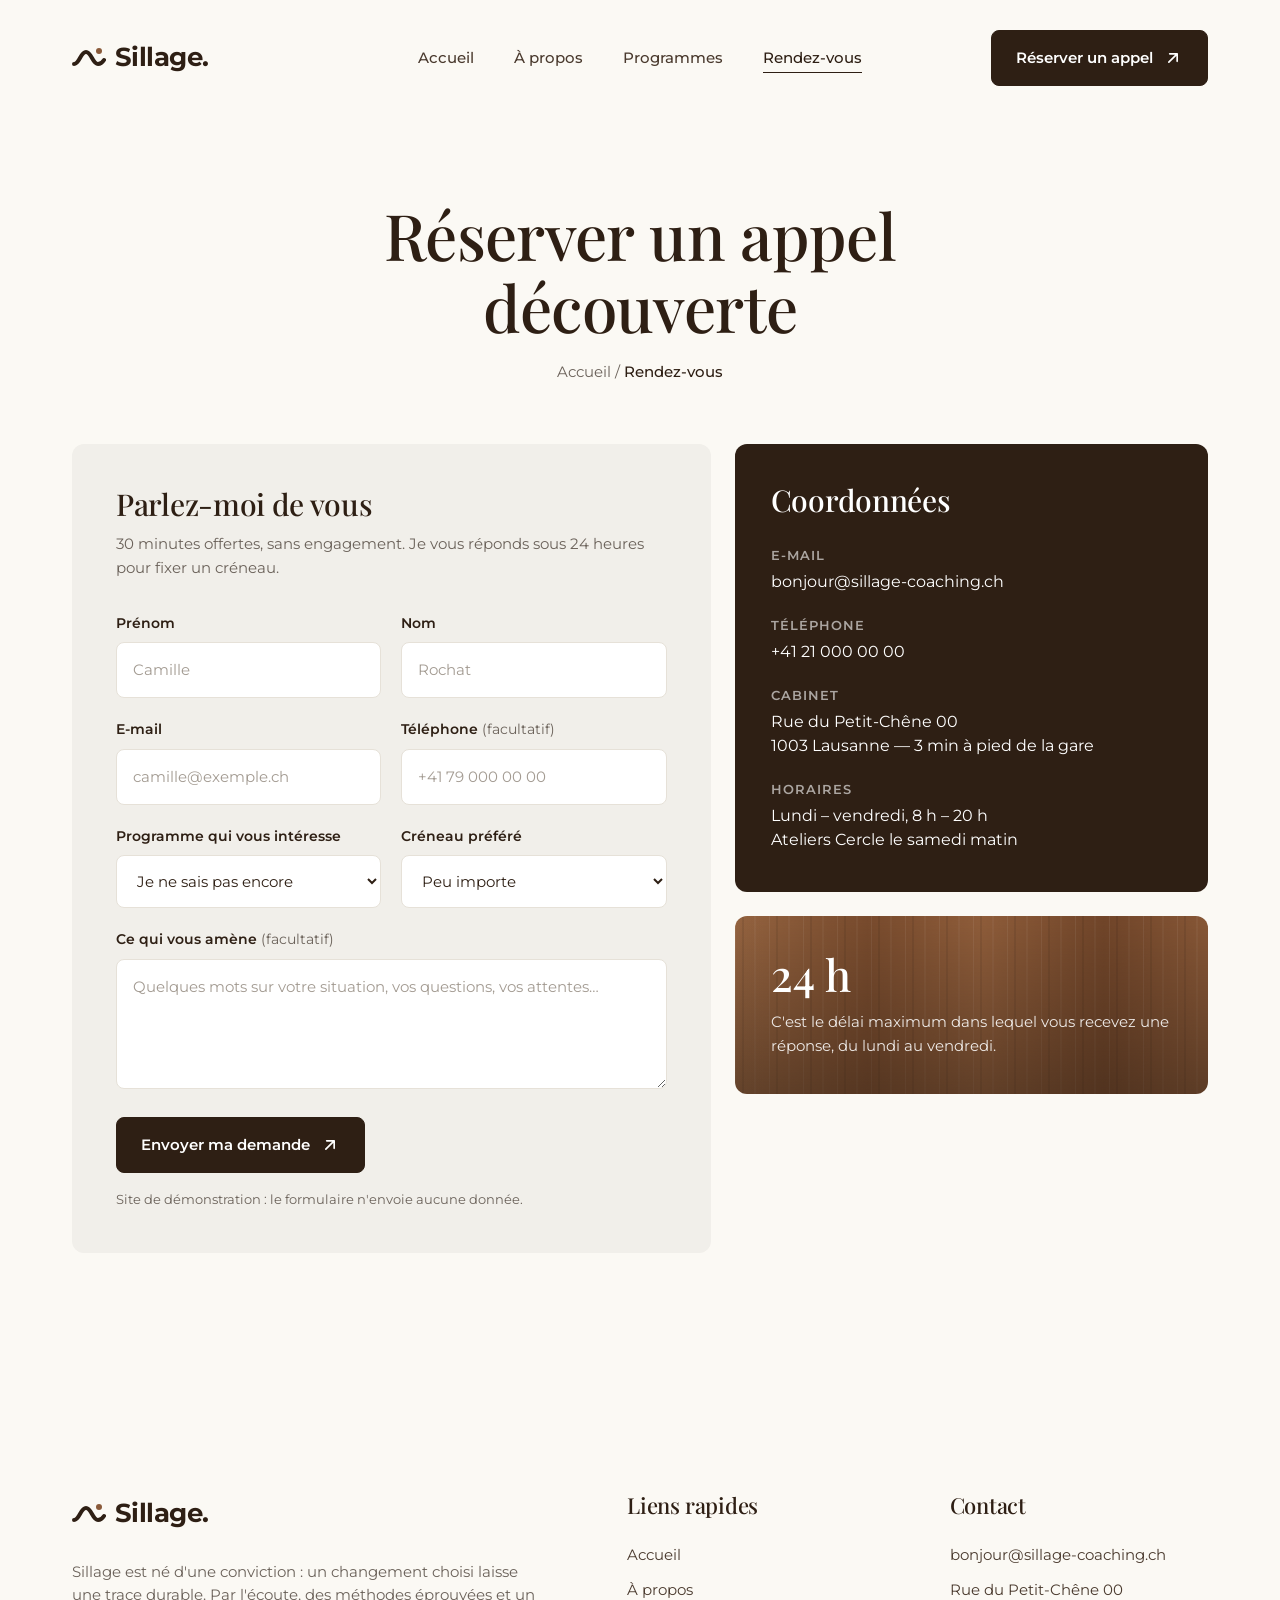
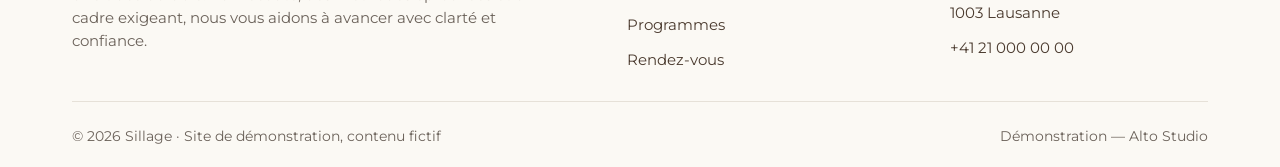
<file: rendez-vous.html>
<!DOCTYPE html>
<html lang="fr">

<head>
  <meta charset="UTF-8">
  <meta name="viewport" content="width=device-width, initial-scale=1.0">
  <title>Réserver un appel découverte — Sillage.</title>
  <meta name="description"
    content="Réservez un appel découverte gratuit de 30 minutes avec Inès Vautier, coach certifiée ICF à Lausanne et en visio.">
  <meta property="og:title" content="Réserver un appel découverte — Sillage.">
  <meta property="og:description" content="30 minutes offertes, sans engagement, pour parler de votre situation.">
  <meta property="og:type" content="website">
  <link rel="icon" href="assets/img/favicon.svg" type="image/svg+xml">
  <link rel="preconnect" href="https://fonts.googleapis.com">
  <link rel="preconnect" href="https://fonts.gstatic.com" crossorigin>
  <link
    href="https://fonts.googleapis.com/css2?family=Montserrat:wght@400;500;600;700&family=Playfair+Display:ital,wght@0,500;1,500&display=swap"
    rel="stylesheet">
  <link rel="stylesheet" href="assets/css/style.css">
  <script>document.documentElement.classList.add('js');</script>
</head>

<body>
  <a class="skip" href="#contenu">Aller au contenu</a>

  <header class="header">
    <div class="container nav">
      <a href="index.html" class="logo" aria-label="Sillage, accueil">
        <img src="assets/img/logo.svg" alt="" width="34" height="24">Sillage.
      </a>
      <nav aria-label="Navigation principale">
        <ul class="nav-links" id="menu">
          <li><a href="index.html">Accueil</a></li>
          <li><a href="a-propos.html">À propos</a></li>
          <li><a href="programmes.html">Programmes</a></li>
          <li><a href="rendez-vous.html" aria-current="page">Rendez-vous</a></li>
          <li class="nav-links-cta"><a href="rendez-vous.html" class="btn">Réserver un appel <span class="arr"
                aria-hidden="true"></span></a></li>
        </ul>
      </nav>
      <a href="rendez-vous.html" class="btn nav-cta">Réserver un appel <span class="arr" aria-hidden="true"></span></a>
      <button class="burger" type="button" aria-label="Ouvrir le menu" aria-expanded="false"
        aria-controls="menu"><span></span></button>
    </div>
  </header>

  <main id="contenu">

    <section class="page-head">
      <div class="container">
        <h1>Réserver un appel découverte</h1>
        <p class="crumb"><a href="index.html">Accueil</a> / <span>Rendez-vous</span></p>
      </div>
    </section>

    <section class="section section--tight">
      <div class="container booking">

        <form class="form rev" id="rdv-form">
          <h2>Parlez-moi de vous</h2>
          <p>30 minutes offertes, sans engagement. Je vous réponds sous 24 heures pour fixer un créneau.</p>
          <div class="fields">
            <div class="field">
              <label for="prenom">Prénom</label>
              <input id="prenom" name="prenom" type="text" autocomplete="given-name" placeholder="Camille" required>
            </div>
            <div class="field">
              <label for="nom">Nom</label>
              <input id="nom" name="nom" type="text" autocomplete="family-name" placeholder="Rochat" required>
            </div>
            <div class="field">
              <label for="email">E-mail</label>
              <input id="email" name="email" type="email" autocomplete="email" placeholder="camille@exemple.ch"
                required>
            </div>
            <div class="field">
              <label for="tel">Téléphone <span style="font-weight:400;color:var(--muted)">(facultatif)</span></label>
              <input id="tel" name="tel" type="tel" autocomplete="tel" placeholder="+41 79 000 00 00">
            </div>
            <div class="field">
              <label for="programme">Programme qui vous intéresse</label>
              <select id="programme" name="programme">
                <option value="">Je ne sais pas encore</option>
                <option value="cap-clarte">Cap Clarté — le bilan</option>
                <option value="elan">Élan — le suivi sur 3 mois</option>
                <option value="equilibre">Équilibre — vie pro &amp; perso</option>
                <option value="cercle">Cercle — l'atelier collectif</option>
              </select>
            </div>
            <div class="field">
              <label for="creneau">Créneau préféré</label>
              <select id="creneau" name="creneau">
                <option>Peu importe</option>
                <option>En matinée (8 h – 12 h)</option>
                <option>À midi (12 h – 14 h)</option>
                <option>L'après-midi (14 h – 18 h)</option>
                <option>En soirée (18 h – 20 h)</option>
              </select>
            </div>
            <div class="field field--full">
              <label for="message">Ce qui vous amène <span
                  style="font-weight:400;color:var(--muted)">(facultatif)</span></label>
              <textarea id="message" name="message"
                placeholder="Quelques mots sur votre situation, vos questions, vos attentes…"></textarea>
            </div>
          </div>
          <button type="submit" class="btn">Envoyer ma demande <span class="arr" aria-hidden="true"></span></button>
          <p class="form-note">Site de démonstration : le formulaire n'envoie aucune donnée.</p>
          <p class="form-ok" role="status" tabindex="-1"></p>
        </form>

        <aside class="info">
          <div class="info-card rev d1">
            <h2>Coordonnées</h2>
            <dl>
              <div>
                <dt>E-mail</dt>
                <dd>bonjour@sillage-coaching.ch</dd>
              </div>
              <div>
                <dt>Téléphone</dt>
                <dd>+41 21 000 00 00</dd>
              </div>
              <div>
                <dt>Cabinet</dt>
                <dd>Rue du Petit-Chêne 00<br>1003 Lausanne — 3 min à pied de la gare</dd>
              </div>
              <div>
                <dt>Horaires</dt>
                <dd>Lundi – vendredi, 8 h – 20 h<br>Ateliers Cercle le samedi matin</dd>
              </div>
            </dl>
          </div>
          <div class="info-wood wood rev d2">
            <strong>24 h</strong>
            <p>C'est le délai maximum dans lequel vous recevez une réponse, du lundi au vendredi.</p>
          </div>
        </aside>

      </div>
    </section>

  </main>

  <footer class="footer">
    <div class="container">
      <div class="footer-top">
        <div>
          <a href="index.html" class="logo" aria-label="Sillage, accueil">
            <img src="assets/img/logo.svg" alt="" width="34" height="24">Sillage.
          </a>
          <p>Sillage est né d'une conviction : un changement choisi laisse une trace durable. Par l'écoute, des
            méthodes éprouvées et un cadre exigeant, nous vous aidons à avancer avec clarté et confiance.</p>
        </div>
        <div>
          <h2>Liens rapides</h2>
          <ul>
            <li><a href="index.html">Accueil</a></li>
            <li><a href="a-propos.html">À propos</a></li>
            <li><a href="programmes.html">Programmes</a></li>
            <li><a href="rendez-vous.html">Rendez-vous</a></li>
          </ul>
        </div>
        <div>
          <h2>Contact</h2>
          <ul>
            <li>bonjour@sillage-coaching.ch</li>
            <li>Rue du Petit-Chêne 00<br>1003 Lausanne</li>
            <li>+41 21 000 00 00</li>
          </ul>
        </div>
      </div>
      <div class="footer-bot">
        <p>© 2026 Sillage · Site de démonstration, contenu fictif</p>
        <p>Démonstration — Alto Studio</p>
      </div>
    </div>
  </footer>

  <script src="assets/js/main.js"></script>
</body>

</html>
</file>
<file: assets/css/style.css>
/* Sillage. — démo Alto Studio */

:root {
  --bg: #fbf9f4;
  --surface: #f1efea;
  --card: #ffffff;
  --ink: #2e1f14;
  --ink-soft: #4a3a2e;
  --muted: #6b625a;
  --line: #e6e1d8;
  --wood: #8a5a3a;
  --wood-d: #6d4429;
  --serif: 'Playfair Display', Georgia, serif;
  --sans: 'Montserrat', system-ui, -apple-system, 'Segoe UI', sans-serif;
  --r-sm: 8px;
  --r: 12px;
  --r-lg: 16px;
  --gutter: 72px;
  --max: 1296px;
  --section: 150px;
}

*,
*::before,
*::after {
  box-sizing: border-box;
  margin: 0;
  padding: 0;
}

html {
  scroll-behavior: smooth;
  -webkit-text-size-adjust: 100%;
}

body {
  font-family: var(--sans);
  font-size: 16px;
  line-height: 1.6;
  color: var(--ink);
  background: var(--bg);
  overflow-x: hidden;
  -webkit-font-smoothing: antialiased;
}

img {
  display: block;
  max-width: 100%;
  height: auto;
}

a {
  color: inherit;
  text-decoration: none;
}

ul,
ol {
  list-style: none;
}

button,
input,
select,
textarea {
  font: inherit;
  color: inherit;
}

:focus-visible {
  outline: 2px solid var(--wood);
  outline-offset: 3px;
  border-radius: 4px;
}

h1,
h2,
h3 {
  font-family: var(--serif);
  font-weight: 500;
  line-height: 1.12;
  letter-spacing: -.01em;
}

.container {
  width: 100%;
  max-width: calc(var(--max) + var(--gutter) * 2);
  margin: 0 auto;
  padding: 0 var(--gutter);
}

.skip {
  position: absolute;
  left: -9999px;
  top: 8px;
  z-index: 500;
  background: var(--ink);
  color: #fff;
  padding: 10px 16px;
  border-radius: var(--r-sm);
}

.skip:focus {
  left: 8px;
}

/* ---------- Boutons, pills ---------- */

.btn {
  display: inline-flex;
  align-items: center;
  gap: 10px;
  padding: 17px 24px;
  background: var(--ink);
  color: #fff;
  font-size: 15px;
  font-weight: 600;
  line-height: 1.3;
  border: 1px solid var(--ink);
  border-radius: var(--r-sm);
  cursor: pointer;
  transition: background .25s, color .25s, transform .25s;
  white-space: nowrap;
}

.btn:hover {
  background: var(--ink-soft);
  transform: translateY(-2px);
}

.btn--light {
  background: #fff;
  color: var(--ink);
  border-color: #fff;
}

.btn--light:hover {
  background: var(--bg);
}

.arr {
  display: inline-block;
  width: 20px;
  height: 20px;
  flex-shrink: 0;
  background: currentColor;
  -webkit-mask: url("data:image/svg+xml,%3Csvg xmlns='http://www.w3.org/2000/svg' viewBox='0 0 24 24' fill='none' stroke='%23000' stroke-width='2' stroke-linecap='round' stroke-linejoin='round'%3E%3Cpath d='M7 17 17 7M8 7h9v9'/%3E%3C/svg%3E") center / contain no-repeat;
  mask: url("data:image/svg+xml,%3Csvg xmlns='http://www.w3.org/2000/svg' viewBox='0 0 24 24' fill='none' stroke='%23000' stroke-width='2' stroke-linecap='round' stroke-linejoin='round'%3E%3Cpath d='M7 17 17 7M8 7h9v9'/%3E%3C/svg%3E") center / contain no-repeat;
  transition: transform .25s;
}

.btn:hover .arr,
a:hover > .dot .arr {
  transform: translate(2px, -2px);
}

.pill {
  display: inline-block;
  padding: 9px 17px;
  font-size: 13px;
  font-weight: 500;
  line-height: 1.4;
  color: var(--ink-soft);
  background: var(--bg);
  border: 1px solid var(--line);
  border-radius: 100px;
}

.dot {
  display: inline-flex;
  align-items: center;
  justify-content: center;
  width: 40px;
  height: 40px;
  flex-shrink: 0;
  border-radius: 50%;
  background: var(--ink);
  color: #fff;
}

.dot .arr {
  width: 18px;
  height: 18px;
}

/* ---------- Navigation ---------- */

.header {
  position: sticky;
  top: 0;
  z-index: 200;
  background: rgba(251, 249, 244, 0);
  border-bottom: 1px solid transparent;
  transition: background .3s, border-color .3s;
}

.header.solid {
  background: rgba(251, 249, 244, .92);
  -webkit-backdrop-filter: blur(16px);
  backdrop-filter: blur(16px);
  border-bottom-color: var(--line);
}

.nav {
  display: grid;
  grid-template-columns: 1fr auto 1fr;
  align-items: center;
  gap: 24px;
  padding-top: 30px;
  padding-bottom: 30px;
  transition: padding .3s;
}

.header.solid .nav {
  padding-top: 16px;
  padding-bottom: 16px;
}

.logo {
  display: inline-flex;
  align-items: center;
  gap: 9px;
  justify-self: start;
  font-family: var(--sans);
  font-size: 26px;
  font-weight: 700;
  letter-spacing: -.02em;
  color: var(--ink);
}

.logo img {
  width: 34px;
  height: 24px;
}

.nav-links {
  display: flex;
  gap: 40px;
}

.nav-links a {
  position: relative;
  font-size: 15px;
  font-weight: 500;
  color: var(--ink-soft);
  padding: 6px 0;
}

.nav-links a::after {
  content: '';
  position: absolute;
  left: 0;
  right: 0;
  bottom: 0;
  height: 1.5px;
  background: var(--ink);
  transform: scaleX(0);
  transform-origin: left;
  transition: transform .25s;
}

.nav-links a:hover::after,
.nav-links a[aria-current="page"]::after {
  transform: scaleX(1);
}

.nav-links a[aria-current="page"] {
  color: var(--ink);
}

.nav-cta {
  justify-self: end;
}

.burger {
  display: none;
  justify-self: end;
  width: 46px;
  height: 46px;
  border: 1px solid var(--line);
  border-radius: var(--r-sm);
  background: var(--card);
  cursor: pointer;
  position: relative;
}

.burger span,
.burger span::before,
.burger span::after {
  content: '';
  position: absolute;
  left: 50%;
  width: 18px;
  height: 2px;
  margin-left: -9px;
  background: var(--ink);
  border-radius: 2px;
  transition: transform .25s, opacity .25s;
}

.burger span {
  top: 50%;
  margin-top: -1px;
}

.burger span::before {
  top: -6px;
}

.burger span::after {
  top: 6px;
}

.nav-open .burger span {
  background: transparent;
}

.nav-open .burger span::before {
  transform: translateY(6px) rotate(45deg);
}

.nav-open .burger span::after {
  transform: translateY(-6px) rotate(-45deg);
}

/* ---------- Hero ---------- */

.hero {
  padding: 100px 0 64px;
  text-align: center;
}

.hero h1 {
  font-size: clamp(38px, 5.6vw, 80px);
  line-height: 1.08;
  max-width: 1040px;
  text-wrap: balance;
  margin: 0 auto 26px;
}

.hero p {
  max-width: 640px;
  margin: 0 auto 30px;
  color: var(--muted);
  font-size: 16px;
}

.bento {
  display: grid;
  grid-template-columns: 345fr 566fr 345fr;
  gap: 20px;
  min-height: 395px;
  margin-bottom: var(--section);
}

.bento > * {
  border-radius: var(--r);
  overflow: hidden;
}

.wood {
  color: #fff;
  background-color: var(--wood);
  background-image:
    linear-gradient(180deg, rgba(46, 31, 20, .05) 0%, rgba(46, 31, 20, .5) 100%),
    repeating-linear-gradient(90deg, rgba(255, 255, 255, .07) 0 1px, transparent 1px 7px, rgba(0, 0, 0, .08) 7px 9px, transparent 9px 19px, rgba(255, 255, 255, .04) 19px 21px, transparent 21px 34px),
    linear-gradient(90deg, #9a6742 0%, #7c4d2e 28%, #94603c 52%, #74472a 78%, #8c5a38 100%);
}

.bento-stat {
  display: flex;
  flex-direction: column;
  justify-content: space-between;
  padding: 32px 35px;
}

.bento-stat strong {
  font-family: var(--serif);
  font-size: 80px;
  font-weight: 500;
  line-height: 1;
}

.bento-stat h2 {
  font-size: 22px;
  margin-bottom: 12px;
}

.bento-stat p {
  font-size: 15px;
  color: rgba(255, 255, 255, .85);
  max-width: 270px;
}

.bento-photo {
  position: relative;
  background: var(--surface);
}

.bento-photo img {
  position: absolute;
  inset: 0;
  width: 100%;
  height: 100%;
  object-fit: cover;
  object-position: 50% 22%;
}

.bento-side {
  display: grid;
  grid-template-rows: 1fr 1fr;
  gap: 20px;
  overflow: visible;
  border-radius: 0;
}

.bento-side > * {
  border-radius: var(--r);
}

.bento-clients {
  display: flex;
  flex-direction: column;
  align-items: center;
  justify-content: center;
  gap: 18px;
  padding: 24px;
  text-align: center;
  background: var(--surface);
  font-size: 15px;
  font-weight: 500;
  line-height: 1.4;
}

.bento-clients p {
  max-width: 220px;
}

.avatars {
  display: flex;
}

.avatars img {
  width: 46px;
  height: 46px;
  border-radius: 50%;
  object-fit: cover;
  border: 2px solid var(--surface);
  margin-left: -10px;
}

.avatars img:first-child {
  margin-left: 0;
}

.bento-quote {
  display: flex;
  flex-direction: column;
  justify-content: space-between;
  gap: 20px;
  padding: 22px 20px;
  background: var(--ink);
  color: #fff;
}

.bento-quote blockquote {
  font-size: 14.5px;
  font-weight: 600;
  line-height: 1.45;
}

.who {
  display: flex;
  align-items: center;
  gap: 14px;
}

.who img {
  width: 46px;
  height: 46px;
  border-radius: 50%;
  object-fit: cover;
  flex-shrink: 0;
}

.who b {
  display: block;
  font-family: var(--serif);
  font-size: 17px;
  font-weight: 500;
  line-height: 1.3;
}

.who span {
  display: block;
  font-size: 13px;
  opacity: .75;
}

/* ---------- Sections ---------- */

.section {
  padding: var(--section) 0;
}

.section--alt {
  background: var(--surface);
}

.section--tight {
  padding-top: 0;
}

.section-head {
  text-align: center;
  max-width: 660px;
  margin: 0 auto 50px;
}

.section-head h2 {
  font-size: clamp(30px, 3.4vw, 48px);
  margin-top: 26px;
}

.section-head p {
  margin-top: 18px;
  color: var(--muted);
}

.section-head--left {
  text-align: left;
  margin-left: 0;
}

/* ---------- Programmes ---------- */

.prog-grid {
  display: grid;
  grid-template-columns: repeat(3, 1fr);
  gap: 24px;
}

.prog {
  display: flex;
  flex-direction: column;
  padding: 12px;
  background: var(--card);
  border: 1px solid var(--line);
  border-radius: var(--r);
  transition: transform .3s, box-shadow .3s;
}

.prog:hover {
  transform: translateY(-6px);
  box-shadow: 0 24px 48px rgba(46, 31, 20, .08);
}

.prog-img {
  aspect-ratio: 392 / 260;
  border-radius: var(--r-sm);
  overflow: hidden;
  background: var(--surface);
}

.prog-img img {
  width: 100%;
  height: 100%;
  object-fit: cover;
  transition: transform .6s ease;
}

.prog:hover .prog-img img {
  transform: scale(1.05);
}

.prog-body {
  display: flex;
  flex-direction: column;
  flex: 1;
  padding: 22px 10px 8px;
}

.prog h3 {
  font-size: 22px;
  margin-bottom: 8px;
}

.prog-meta {
  font-size: 14px;
  color: var(--muted);
}

.prog-desc {
  margin-top: 14px;
  font-size: 15px;
  color: var(--muted);
}

.prog-list {
  margin-top: 16px;
  display: grid;
  gap: 8px;
  font-size: 14.5px;
  color: var(--ink-soft);
}

.prog-list li {
  position: relative;
  padding-left: 22px;
}

.prog-list li::before {
  content: '';
  position: absolute;
  left: 0;
  top: .62em;
  width: 10px;
  height: 1.5px;
  background: var(--wood);
}

.prog-foot {
  display: flex;
  align-items: center;
  justify-content: space-between;
  gap: 12px;
  margin-top: auto;
  padding-top: 26px;
}

.price {
  font-size: 20px;
  font-weight: 600;
}

.price small {
  font-size: 14px;
  font-weight: 400;
  color: var(--muted);
}

.prog-grid--detail {
  grid-template-columns: repeat(2, 1fr);
}

.prog-grid--detail .prog {
  scroll-margin-top: 110px;
}

.prog-grid--detail .prog-img {
  aspect-ratio: 600 / 300;
}

/* ---------- Valeurs ---------- */

.values {
  display: grid;
  gap: 24px;
}

.value {
  display: grid;
  grid-template-columns: 1fr 280px 1fr;
  align-items: center;
  gap: 40px;
  padding: 44px 52px;
  background: var(--surface);
  border-radius: var(--r);
  transition: background .3s;
}

.value:hover {
  background: #ebe8e1;
}

.value h3 {
  font-size: clamp(24px, 2.3vw, 32px);
}

.value img {
  width: 100%;
  aspect-ratio: 280 / 184;
  object-fit: cover;
  border-radius: var(--r-sm);
}

.value p {
  max-width: 380px;
  margin-left: auto;
  color: var(--muted);
  font-size: 15px;
}

/* ---------- Pourquoi ---------- */

.why {
  display: grid;
  grid-template-columns: 638fr 636fr;
  gap: 24px;
}

.why-img {
  position: relative;
  min-height: 586px;
  border-radius: var(--r);
  overflow: hidden;
  background: var(--line);
}

.why-img img {
  position: absolute;
  inset: 0;
  width: 100%;
  height: 100%;
  object-fit: cover;
}

.why-grid {
  display: grid;
  grid-template-columns: 1fr 1fr;
  gap: 24px;
}

.feature {
  display: flex;
  flex-direction: column;
  padding: 32px 26px;
  background: var(--card);
  border-radius: var(--r);
}

.feature svg {
  width: 40px;
  height: 40px;
  stroke: var(--ink);
  fill: none;
  stroke-width: 1.5;
  stroke-linecap: round;
  stroke-linejoin: round;
  margin-bottom: auto;
}

.feature h3 {
  font-size: 24px;
  margin: 56px 0 14px;
  max-width: 220px;
}

.feature p {
  font-size: 15px;
  color: var(--muted);
}

/* ---------- Témoignages ---------- */

.marquee {
  overflow: hidden;
  -webkit-mask-image: linear-gradient(90deg, transparent, #000 6%, #000 94%, transparent);
  mask-image: linear-gradient(90deg, transparent, #000 6%, #000 94%, transparent);
}

.marquee + .marquee {
  margin-top: 24px;
}

.marquee-track {
  display: flex;
  gap: 24px;
  padding-right: 24px;
  width: max-content;
  animation: slide 60s linear infinite;
}

.marquee--rev .marquee-track {
  animation-direction: reverse;
}

.marquee:hover .marquee-track,
.marquee:focus-within .marquee-track {
  animation-play-state: paused;
}

@keyframes slide {
  to {
    transform: translateX(-50%);
  }
}

.quote {
  width: 507px;
  max-width: 82vw;
  padding: 35px;
  background: var(--surface);
  border-radius: var(--r);
}

.quote .who {
  margin-bottom: 30px;
}

.quote .who img {
  width: 56px;
  height: 56px;
}

.quote .who b {
  font-family: var(--sans);
  font-size: 17px;
  font-weight: 600;
}

.quote p {
  font-family: var(--serif);
  font-size: 19px;
  line-height: 1.5;
  color: var(--ink-soft);
}

.fineprint {
  margin-top: 28px;
  text-align: center;
  font-size: 12.5px;
  color: var(--muted);
}

/* ---------- FAQ ---------- */

.faq {
  max-width: 860px;
  margin: 0 auto;
  display: grid;
  gap: 14px;
}

.faq-item {
  background: var(--surface);
  border-radius: var(--r);
}

.section--alt .faq-item {
  background: var(--card);
}

.faq-q {
  display: flex;
  align-items: center;
  justify-content: space-between;
  gap: 20px;
  width: 100%;
  padding: 24px 28px;
  background: none;
  border: 0;
  text-align: left;
  font-family: var(--serif);
  font-size: 20px;
  font-weight: 500;
  line-height: 1.3;
  cursor: pointer;
}

.faq-q::after {
  content: '+';
  display: inline-flex;
  align-items: center;
  justify-content: center;
  width: 36px;
  height: 36px;
  flex-shrink: 0;
  border-radius: 50%;
  background: var(--ink);
  color: #fff;
  font-family: var(--sans);
  font-size: 20px;
  font-weight: 400;
  transition: transform .3s;
}

.faq-q[aria-expanded="true"]::after {
  transform: rotate(45deg);
}

.faq-a {
  display: grid;
  grid-template-rows: 0fr;
  transition: grid-template-rows .35s ease;
}

.faq-q[aria-expanded="true"] + .faq-a {
  grid-template-rows: 1fr;
}

.faq-a > div {
  overflow: hidden;
}

.faq-a p {
  padding: 0 84px 26px 28px;
  color: var(--muted);
  font-size: 15px;
}

/* ---------- Bandeau CTA ---------- */

.cta {
  display: flex;
  flex-direction: column;
  align-items: center;
  justify-content: center;
  gap: 30px;
  min-height: 498px;
  padding: 64px 24px;
  text-align: center;
  border-radius: var(--r);
}

.cta h2 {
  font-size: clamp(32px, 3.6vw, 52px);
  max-width: 620px;
}

/* ---------- Footer ---------- */

.footer {
  padding: 90px 0 20px;
}

.footer-top {
  display: grid;
  grid-template-columns: 1.9fr 1fr 1fr;
  gap: 64px;
  padding-bottom: 28px;
}

.footer-top p {
  margin-top: 26px;
  max-width: 470px;
  font-size: 14.5px;
  color: var(--muted);
}

.footer h2 {
  font-size: 22px;
  margin-bottom: 26px;
}

.footer ul {
  display: grid;
  gap: 12px;
  font-size: 14.5px;
  color: var(--ink-soft);
}

.footer ul a:hover {
  text-decoration: underline;
  text-underline-offset: 3px;
}

.footer-bot {
  display: flex;
  justify-content: space-between;
  flex-wrap: wrap;
  gap: 8px 24px;
  padding-top: 24px;
  border-top: 1px solid var(--line);
  font-size: 13.5px;
  color: var(--muted);
}

/* ---------- En-tête de page ---------- */

.page-head {
  padding: 82px 0 60px;
  text-align: center;
}

.page-head h1 {
  font-size: clamp(38px, 5vw, 72px);
  max-width: 820px;
  margin: 0 auto 18px;
}

.crumb {
  font-size: 15px;
  color: var(--muted);
}

.crumb a:hover {
  color: var(--ink);
}

.crumb span {
  color: var(--ink);
  font-weight: 500;
}

/* ---------- À propos ---------- */

.story {
  display: grid;
  grid-template-columns: 1fr 1fr;
  gap: 72px;
  align-items: center;
}

.story-img {
  position: relative;
  aspect-ratio: 612 / 680;
  border-radius: var(--r);
  overflow: hidden;
  background: var(--surface);
}

.story-img img {
  width: 100%;
  height: 100%;
  object-fit: cover;
  object-position: 50% 20%;
}

.story h2 {
  font-size: clamp(30px, 3.2vw, 46px);
  margin: 24px 0 24px;
}

.story p {
  color: var(--muted);
  margin-bottom: 16px;
}

.story .sign {
  font-family: var(--serif);
  font-style: italic;
  font-size: 28px;
  color: var(--ink);
  margin: 28px 0 30px;
}

.stats {
  display: grid;
  grid-template-columns: repeat(4, 1fr);
  gap: 24px;
}

.stat {
  padding: 36px 30px;
  background: var(--surface);
  border-radius: var(--r);
}

.stat:first-child {
  background: var(--ink);
  color: #fff;
}

.stat strong {
  display: block;
  font-family: var(--serif);
  font-size: 56px;
  font-weight: 500;
  line-height: 1;
  margin-bottom: 16px;
}

.stat span {
  font-size: 15px;
  opacity: .8;
}

.timeline {
  max-width: 860px;
  margin: 0 auto;
  display: grid;
  gap: 14px;
}

.timeline li {
  display: grid;
  grid-template-columns: 120px 1fr;
  gap: 32px;
  align-items: baseline;
  padding: 28px 32px;
  background: var(--card);
  border-radius: var(--r);
}

.timeline time {
  font-family: var(--serif);
  font-size: 28px;
}

.timeline h3 {
  font-size: 21px;
  margin-bottom: 8px;
}

.timeline p {
  font-size: 15px;
  color: var(--muted);
}

/* ---------- Étapes, tableau ---------- */

.steps {
  display: grid;
  grid-template-columns: repeat(4, 1fr);
  gap: 24px;
  counter-reset: step;
}

.step {
  padding: 32px 26px;
  background: var(--card);
  border-radius: var(--r);
  counter-increment: step;
}

.step::before {
  content: '0' counter(step);
  display: block;
  font-family: var(--serif);
  font-size: 40px;
  line-height: 1;
  color: var(--wood);
  margin-bottom: 44px;
}

.step h3 {
  font-size: 22px;
  margin-bottom: 12px;
}

.step p {
  font-size: 15px;
  color: var(--muted);
}

.table-wrap {
  overflow-x: auto;
  border: 1px solid var(--line);
  border-radius: var(--r);
  background: var(--card);
}

table {
  width: 100%;
  min-width: 720px;
  border-collapse: collapse;
  font-size: 15px;
}

th,
td {
  padding: 20px 24px;
  text-align: left;
  border-bottom: 1px solid var(--line);
}

thead th {
  font-size: 13px;
  font-weight: 600;
  letter-spacing: .04em;
  text-transform: uppercase;
  color: var(--muted);
  background: var(--surface);
}

tbody th {
  font-family: var(--serif);
  font-size: 19px;
  font-weight: 500;
}

tbody tr:last-child th,
tbody tr:last-child td {
  border-bottom: 0;
}

/* ---------- Rendez-vous ---------- */

.booking {
  display: grid;
  grid-template-columns: 1.35fr 1fr;
  gap: 24px;
  align-items: start;
}

.form {
  padding: 44px;
  background: var(--surface);
  border-radius: var(--r);
}

.form h2,
.info h2 {
  font-size: 30px;
  margin-bottom: 10px;
}

.form > h2 + p {
  color: var(--muted);
  font-size: 15px;
  margin-bottom: 32px;
}

.fields {
  display: grid;
  grid-template-columns: 1fr 1fr;
  gap: 20px;
}

.field {
  display: grid;
  gap: 8px;
}

.field--full {
  grid-column: 1 / -1;
}

.field label {
  font-size: 14px;
  font-weight: 600;
}

.field input,
.field select,
.field textarea {
  width: 100%;
  padding: 15px 16px;
  background: var(--card);
  border: 1px solid var(--line);
  border-radius: var(--r-sm);
  font-size: 15px;
  transition: border-color .2s;
}

.field textarea {
  min-height: 130px;
  resize: vertical;
}

.field input:focus,
.field select:focus,
.field textarea:focus {
  outline: none;
  border-color: var(--ink);
}

.field ::placeholder {
  color: #a39b92;
}

.form .btn {
  margin-top: 28px;
}

.form-note {
  margin-top: 16px;
  font-size: 13px;
  color: var(--muted);
}

.form-ok {
  display: none;
  margin-top: 24px;
  padding: 18px 20px;
  background: var(--ink);
  color: #fff;
  border-radius: var(--r-sm);
  font-size: 15px;
}

.form-ok.show {
  display: block;
}

.info {
  display: grid;
  gap: 24px;
}

.info-card {
  padding: 40px 36px;
  border-radius: var(--r);
  background: var(--ink);
  color: #fff;
}

.info-card dl {
  display: grid;
  gap: 22px;
  margin-top: 28px;
}

.info-card dt {
  font-size: 12.5px;
  font-weight: 600;
  letter-spacing: .08em;
  text-transform: uppercase;
  opacity: .6;
  margin-bottom: 4px;
}

.info-card dd {
  font-size: 16px;
  line-height: 1.5;
}

.info-wood {
  padding: 36px;
  border-radius: var(--r);
}

.info-wood strong {
  display: block;
  font-family: var(--serif);
  font-size: 44px;
  font-weight: 500;
  line-height: 1;
  margin-bottom: 14px;
}

.info-wood p {
  font-size: 15px;
  color: rgba(255, 255, 255, .88);
}

/* ---------- Apparition ---------- */

.js .rev {
  opacity: 0;
  transform: translateY(24px);
  transition: opacity .7s ease, transform .7s ease;
}

.js .rev.vis {
  opacity: 1;
  transform: none;
}

.d1 {
  transition-delay: .1s !important;
}

.d2 {
  transition-delay: .2s !important;
}

.d3 {
  transition-delay: .3s !important;
}

@media (prefers-reduced-motion: reduce) {
  html {
    scroll-behavior: auto;
  }

  .js .rev {
    opacity: 1;
    transform: none;
    transition: none;
  }

  .marquee {
    overflow-x: auto;
  }

  .marquee-track {
    animation: none;
  }

  .marquee-track [aria-hidden="true"] {
    display: none;
  }
}

/* ---------- Responsive ---------- */

@media (max-width: 1100px) {
  :root {
    --gutter: 40px;
    --section: 110px;
  }

  .nav-links {
    gap: 26px;
  }

  .bento {
    grid-template-columns: 1fr 1fr;
  }

  .bento-photo {
    grid-column: 1 / -1;
    grid-row: 1;
    min-height: 420px;
  }

  .bento-stat {
    min-height: 340px;
  }

  .why {
    grid-template-columns: 1fr;
  }

  .why-img {
    min-height: 420px;
  }

  .value {
    grid-template-columns: 1fr 220px 1fr;
    padding: 36px;
    gap: 28px;
  }

  .steps,
  .stats {
    grid-template-columns: 1fr 1fr;
  }

  .story {
    gap: 44px;
  }
}

@media (max-width: 900px) {
  .nav {
    display: flex;
    justify-content: space-between;
    gap: 0;
    padding-top: 18px;
    padding-bottom: 18px;
  }

  .burger {
    display: block;
  }

  .nav-cta {
    display: none;
  }

  .nav-links {
    position: absolute;
    top: 100%;
    left: 0;
    right: 0;
    flex-direction: column;
    gap: 0;
    padding: 8px var(--gutter) 24px;
    background: var(--bg);
    border-bottom: 1px solid var(--line);
    box-shadow: 0 24px 40px rgba(46, 31, 20, .08);
    display: none;
  }

  .nav-open .nav-links {
    display: flex;
  }

  .nav-open.header {
    background: var(--bg);
  }

  .nav-links a {
    display: block;
    padding: 16px 0;
    font-size: 17px;
    border-bottom: 1px solid var(--line);
  }

  .nav-links a::after {
    display: none;
  }

  .nav-links .nav-links-cta {
    border: 0;
    padding-top: 20px;
  }

  .nav-links .nav-links-cta .btn {
    display: flex;
    justify-content: center;
    color: #fff;
    border-bottom: 1px solid var(--ink);
    padding: 17px 24px;
  }

  .hero {
    padding-top: 56px;
  }

  .prog-grid {
    grid-template-columns: 1fr 1fr;
  }

  .value {
    grid-template-columns: 1fr;
    gap: 22px;
  }

  .value img {
    max-width: 420px;
  }

  .value p {
    margin-left: 0;
    max-width: none;
  }

  .story,
  .booking {
    grid-template-columns: 1fr;
  }

  .story-img {
    aspect-ratio: 4 / 3;
  }

  .footer-top {
    grid-template-columns: 1fr 1fr;
    gap: 44px;
  }

  .footer-top > :first-child {
    grid-column: 1 / -1;
  }

  .cta {
    min-height: 400px;
  }
}

@media (min-width: 901px) {
  .nav-links .nav-links-cta {
    display: none;
  }
}

@media (max-width: 600px) {
  :root {
    --gutter: 20px;
    --section: 80px;
  }

  .logo {
    font-size: 23px;
  }

  .hero {
    padding: 40px 0 44px;
  }

  .bento {
    grid-template-columns: 1fr;
    gap: 16px;
  }

  .bento-photo {
    min-height: 320px;
  }

  .bento-stat {
    min-height: 300px;
    padding: 28px;
  }

  .bento-side {
    gap: 16px;
  }

  .bento-clients {
    padding: 36px 24px;
  }

  .prog-grid,
  .prog-grid--detail,
  .why-grid,
  .steps,
  .stats,
  .fields,
  .footer-top {
    grid-template-columns: 1fr;
  }

  .section-head {
    margin-bottom: 36px;
  }

  .value {
    padding: 28px 24px;
  }

  .why-img {
    min-height: 300px;
  }

  .feature h3 {
    margin-top: 36px;
  }

  .quote {
    padding: 26px;
  }

  .quote p {
    font-size: 17px;
  }

  .faq-q {
    padding: 20px;
    font-size: 18px;
  }

  .faq-a p {
    padding: 0 20px 22px;
  }

  .timeline li {
    grid-template-columns: 1fr;
    gap: 8px;
    padding: 24px;
  }

  .form {
    padding: 28px 22px;
  }

  .info-card,
  .info-wood {
    padding: 30px 24px;
  }

  .btn {
    white-space: normal;
  }

  .footer {
    padding-top: 64px;
  }

  .page-head {
    padding: 48px 0 44px;
  }
}
</file>
